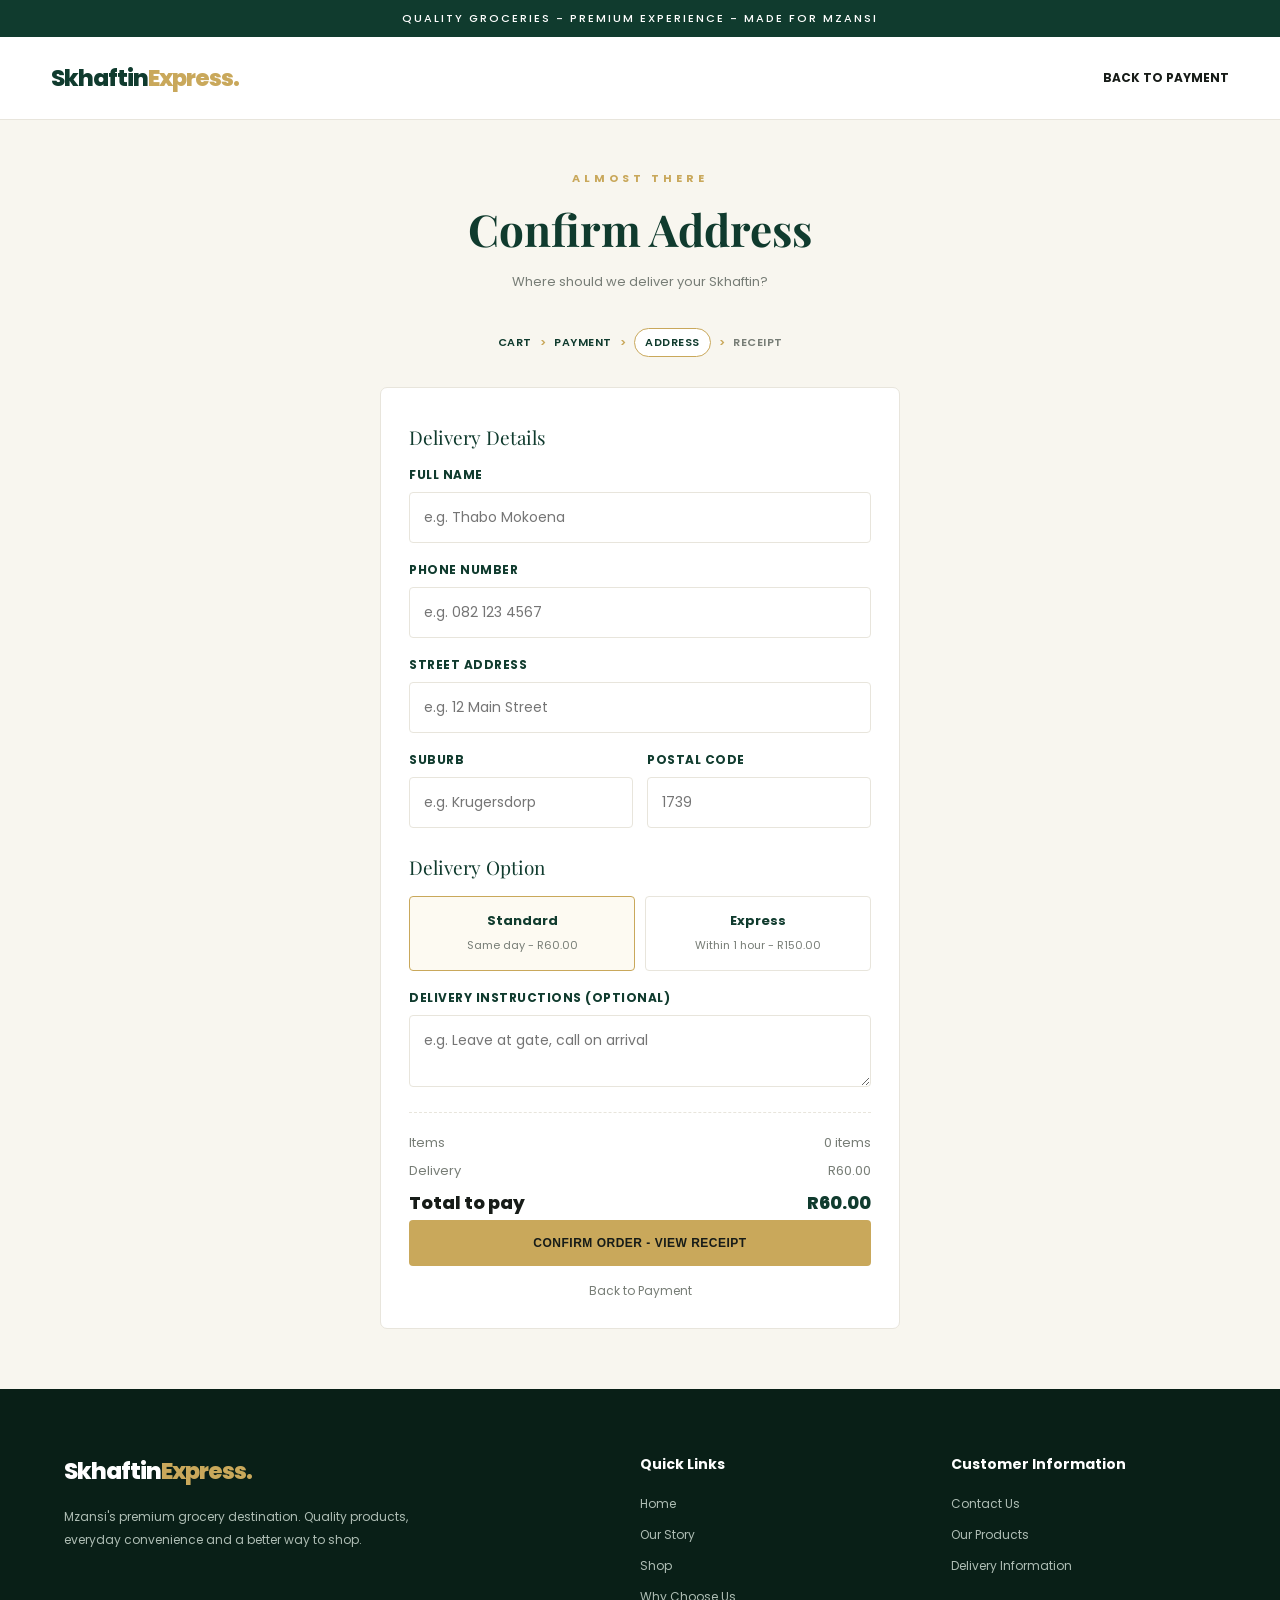
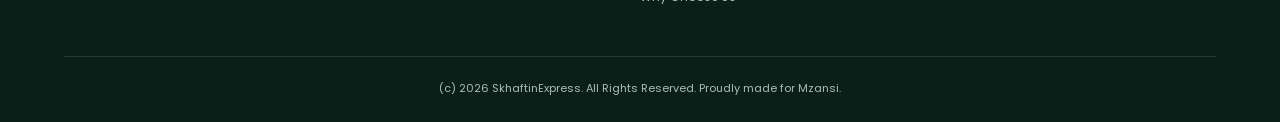
<file: confirmaddress.html>
<!DOCTYPE html>
<html lang="en">
<head>
<meta charset="UTF-8">
<meta name="viewport" content="width=device-width, initial-scale=1.0">
<title>Confirm Address | SkhaftinExpress</title>
<link href="https://fonts.googleapis.com/css2?family=Poppins:wght@300;400;500;600;700;800&family=Playfair+Display:wght@600;700;800&display=swap" rel="stylesheet">
<style>
:root {
    --green: #103b2e;
    --green-light: #1b5942;
    --gold: #c9a85b;
    --cream: #f8f6ef;
    --white: #ffffff;
    --dark: #171c18;
    --grey: #777d76;
    --border: #e8e5dc;
}
* { margin: 0; padding: 0; box-sizing: border-box; }
body { font-family: 'Poppins', sans-serif; background: var(--cream); color: var(--dark); }
a { text-decoration: none; color: inherit; }
.container { width: min(1200px, 90%); margin: auto; }

/* ANNOUNCEMENT */
.announcement { background: var(--green); color: white; text-align: center; padding: 10px; font-size: 11px; letter-spacing: 2px; font-weight: 500; }

/* NAV */
nav { position: sticky; top: 0; z-index: 1000; background: rgba(255,255,255,.97); backdrop-filter: blur(15px); border-bottom: 1px solid var(--border); }
.nav-container { max-width: 1300px; width: 92%; margin: auto; min-height: 82px; display: flex; justify-content: space-between; align-items: center; gap: 20px; }
.logo { font-size: 23px; font-weight: 800; color: var(--green); letter-spacing: -1px; }
.logo span { color: var(--gold); }

/* PAGE */
.page { max-width: 520px; width: 92%; margin: auto; padding: 50px 0 60px; }
.eyebrow { color: var(--gold); text-transform: uppercase; letter-spacing: 4px; font-size: 11px; font-weight: 700; margin-bottom: 12px; text-align: center; }
.page h1 { font-family: 'Playfair Display', serif; color: var(--green); font-size: clamp(32px, 5vw, 44px); text-align: center; margin-bottom: 12px; }
.page > p { text-align: center; color: var(--grey); font-size: 13px; line-height: 1.8; margin-bottom: 35px; }

/* PROGRESS - Cart > Payment > Address > Receipt */
.progress { display: flex; justify-content: center; align-items: center; gap: 8px; margin-bottom: 30px; font-size: 11px; font-weight: 600; letter-spacing: .5px; }
.progress span { color: var(--grey); }
.progress span.done { color: var(--green); }
.progress span.active { color: var(--green); background: white; border: 1px solid var(--gold); padding: 5px 10px; border-radius: 30px; }
.progress i { color: var(--gold); font-style: normal; }

/* FORM */
.form-card { background: white; border: 1px solid var(--border); border-radius: 7px; padding: 28px; }
.row { display: flex; gap: 14px; }
.field { flex: 1; margin-bottom: 18px; }
.field label { display: block; font-size: 12px; font-weight: 700; letter-spacing: .5px; margin-bottom: 8px; color: var(--green); text-transform: uppercase; }
.field input, .field select, .field textarea { width: 100%; padding: 14px; border: 1px solid var(--border); border-radius: 4px; background: white; font-size: 14px; font-family: 'Poppins', sans-serif; outline: none; resize: vertical; }
.field input:focus, .field select:focus, .field textarea:focus { border-color: var(--gold); }
.section-label { font-family: 'Playfair Display', serif; color: var(--green); font-size: 19px; margin: 8px 0 16px; }
.delivery-options { display: flex; gap: 10px; margin-bottom: 18px; }
.delivery-opt { flex: 1; border: 1px solid var(--border); border-radius: 4px; padding: 14px 10px; text-align: center; cursor: pointer; transition: .3s; }
.delivery-opt input { display: none; }
.delivery-opt b { display: block; font-size: 13px; color: var(--green); }
.delivery-opt small { font-size: 11px; color: var(--grey); }
.delivery-opt:has(input:checked) { border-color: var(--gold); background: #fdfaf2; }
.summary { border-top: 1px dashed var(--border); margin-top: 6px; padding-top: 16px; }
.summary-row { display: flex; justify-content: space-between; font-size: 13px; padding: 4px 0; color: var(--grey); }
.summary-row.total { font-weight: 800; font-size: 18px; color: var(--dark); }
.summary-row.total span:last-child { color: var(--green); }
.btn { display: block; width: 100%; text-align: center; padding: 16px 30px; font-size: 12px; font-weight: 700; letter-spacing: .5px; border-radius: 4px; border: none; cursor: pointer; transition: .3s; }
.btn-primary { background: var(--gold); color: var(--dark); }
.btn-primary:hover { transform: translateY(-2px); }
.back-link { display: block; text-align: center; margin-top: 16px; color: var(--grey); font-size: 12px; }

/* TOAST */
.toast { position: fixed; bottom: 30px; left: 50%; transform: translate(-50%, 20px); background: var(--dark); color: #fff; padding: 13px 20px; border-radius: 4px; font-size: 13px; font-weight: 500; z-index: 99999; opacity: 0; transition: all 0.3s ease; max-width: 90%; text-align: center; }
.toast.show { opacity: 1; transform: translate(-50%, 0); }

/* FOOTER  */
footer { background: #091f17; color: white; padding: 65px 0 25px; }
.footer-grid { display: grid; grid-template-columns: 2fr 1fr 1fr; gap: 45px; margin-bottom: 50px; }
.footer-brand p { max-width: 360px; color: #aebdb4; font-size: 12px; line-height: 1.9; margin-top: 18px; }
footer h3 { font-size: 14px; margin-bottom: 20px; }
.footer-links { display: flex; flex-direction: column; gap: 13px; }
.footer-links a { color: #aebdb4; font-size: 12px; transition: .3s; }
.footer-links a:hover { color: var(--gold); }
.footer-bottom { border-top: 1px solid rgba(255,255,255,.12); padding-top: 23px; text-align: center; color: #aebdb4; font-size: 11px; }
@media(max-width: 700px){ .footer-grid { grid-template-columns: 1fr; gap: 35px; } .row { flex-direction: column; gap: 0; } .delivery-options { flex-direction: column; } }
</style>
</head>
<body>

<div class="announcement">QUALITY GROCERIES - PREMIUM EXPERIENCE - MADE FOR MZANSI</div>

<nav>
  <div class="nav-container">
    <a href="index.html" class="logo">Skhaftin<span>Express.</span></a>
    <a href="confirmpayment.html" style="font-size:12px;font-weight:700;">BACK TO PAYMENT</a>
  </div>
</nav>

<div class="page">
  <div class="eyebrow">Almost There</div>
  <h1>Confirm Address</h1>
  <p>Where should we deliver your Skhaftin?</p>

  <div class="progress">
    <span class="done">CART</span><i>></i>
    <span class="done">PAYMENT</span><i>></i>
    <span class="active">ADDRESS</span><i>></i>
    <span>RECEIPT</span>
  </div>

  <form class="form-card" id="addressForm">
    <div class="section-label">Delivery Details</div>

    <div class="field">
      <label>Full Name</label>
      <input type="text" id="fullName" placeholder="e.g. Thabo Mokoena" required>
    </div>
    <div class="field">
      <label>Phone Number</label>
      <input type="tel" id="phone" placeholder="e.g. 082 123 4567" required>
    </div>
    <div class="field">
      <label>Street Address</label>
      <input type="text" id="street" placeholder="e.g. 12 Main Street" required>
    </div>
    <div class="row">
      <div class="field">
        <label>Suburb</label>
        <input type="text" id="suburb" placeholder="e.g. Krugersdorp" required>
      </div>
      <div class="field">
        <label>Postal Code</label>
        <input type="text" id="postal" inputmode="numeric" placeholder="1739" required>
      </div>
    </div>

    <div class="section-label">Delivery Option</div>
    <div class="delivery-options">
      <label class="delivery-opt">
        <input type="radio" name="delivery" value="Standard Delivery - R60" checked>
        <b>Standard</b><small>Same day - R60.00</small>
      </label>
      <label class="delivery-opt">
        <input type="radio" name="delivery" value="Express Delivery - R150">
        <b>Express</b><small>Within 1 hour - R150.00</small>
      </label>
    </div>

    <div class="field">
      <label>Delivery Instructions (Optional)</label>
      <textarea id="notes" rows="2" placeholder="e.g. Leave at gate, call on arrival"></textarea>
    </div>

    <div class="summary">
      <div class="summary-row"><span>Items</span><span id="addrItems">0 items</span></div>
      <div class="summary-row"><span>Delivery</span><span id="deliveryFee">R60.00</span></div>
      <div class="summary-row total"><span>Total to pay</span><span id="addrTotal">R0.00</span></div>
    </div>

    <button type="submit" class="btn btn-primary">CONFIRM ORDER - VIEW RECEIPT</button>
    <a class="back-link" href="confirmpayment.html">Back to Payment</a>
  </form>
</div>

<!-- FOOTER -->
<footer>
    <div class="container">
        <div class="footer-grid">
            <div class="footer-brand">
                <div class="logo" style="color:white">Skhaftin<span>Express.</span></div>
                <p>Mzansi's premium grocery destination. Quality products, everyday convenience and a better way to shop.</p>
            </div>
            <div>
                <h3>Quick Links</h3>
                <div class="footer-links">
                    <a href="index.html#home">Home</a>
                    <a href="index.html#story">Our Story</a>
                    <a href="index.html#shop">Shop</a>
                    <a href="index.html#features">Why Choose Us</a>
                </div>
            </div>
            <div>
                <h3>Customer Information</h3>
                <div class="footer-links">
                    <a href="index.html#contact">Contact Us</a>
                    <a href="index.html#shop">Our Products</a>
                    <a href="index.html#contact">Delivery Information</a>
                </div>
            </div>
        </div>
        <div class="footer-bottom">(c) 2026 SkhaftinExpress. All Rights Reserved. Proudly made for Mzansi.</div>
    </div>
</footer>

<script>
  const cart = JSON.parse(localStorage.getItem("skhaftin_cart") || "{}");
  const payment = JSON.parse(localStorage.getItem("skhaftin_last_payment") || "{}");
  let items = 0, total = 0;
  Object.values(cart).forEach(i => { items += i.quantity; total += i.price * i.quantity; });

  function updateTotals(){
    const delivery = document.querySelector('input[name="delivery"]:checked').value;
    // FIXED PRICES: Standard R60, Express R150
    const fee = delivery.includes("150") ? 150 : 60;
    document.getElementById("addrItems").textContent = items + " item" + (items !== 1 ? "s" : "");
    document.getElementById("deliveryFee").textContent = "R" + fee.toFixed(2);
    document.getElementById("addrTotal").textContent = "R" + (total + fee).toFixed(2);
    return fee;
  }
  document.querySelectorAll('input[name="delivery"]').forEach(r => r.addEventListener("change", updateTotals));
  updateTotals();

  function showToast(msg){
    let t = document.querySelector(".toast"); if(t) t.remove();
    t = document.createElement("div"); t.className = "toast"; t.textContent = msg;
    document.body.appendChild(t); setTimeout(()=> t.classList.add("show"), 10);
    setTimeout(()=> { t.classList.remove("show"); setTimeout(()=> t.remove(), 300); }, 2500);
  }

  document.getElementById("addressForm").addEventListener("submit", (e) => {
    e.preventDefault();
    const fee = updateTotals();
    const address = {
      name: document.getElementById("fullName").value.trim(),
      phone: document.getElementById("phone").value.trim(),
      street: document.getElementById("street").value.trim(),
      suburb: document.getElementById("suburb").value.trim(),
      postal: document.getElementById("postal").value.trim(),
      notes: document.getElementById("notes").value.trim(),
      deliveryOption: document.querySelector('input[name="delivery"]:checked').value,
      deliveryFee: fee
    };
    localStorage.setItem("skhaftin_last_address", JSON.stringify(address));
    localStorage.setItem("skhaftin_last_order", JSON.stringify({ cart, total: total + fee, subtotal: total, deliveryFee: fee, items, payment, address, date: new Date().toLocaleString() }));
    showToast("Order confirmed! Loading your receipt...");
    setTimeout(()=> window.location.href = "receipt.html", 1200);
  });
</script>
</body>
</html>
</file>
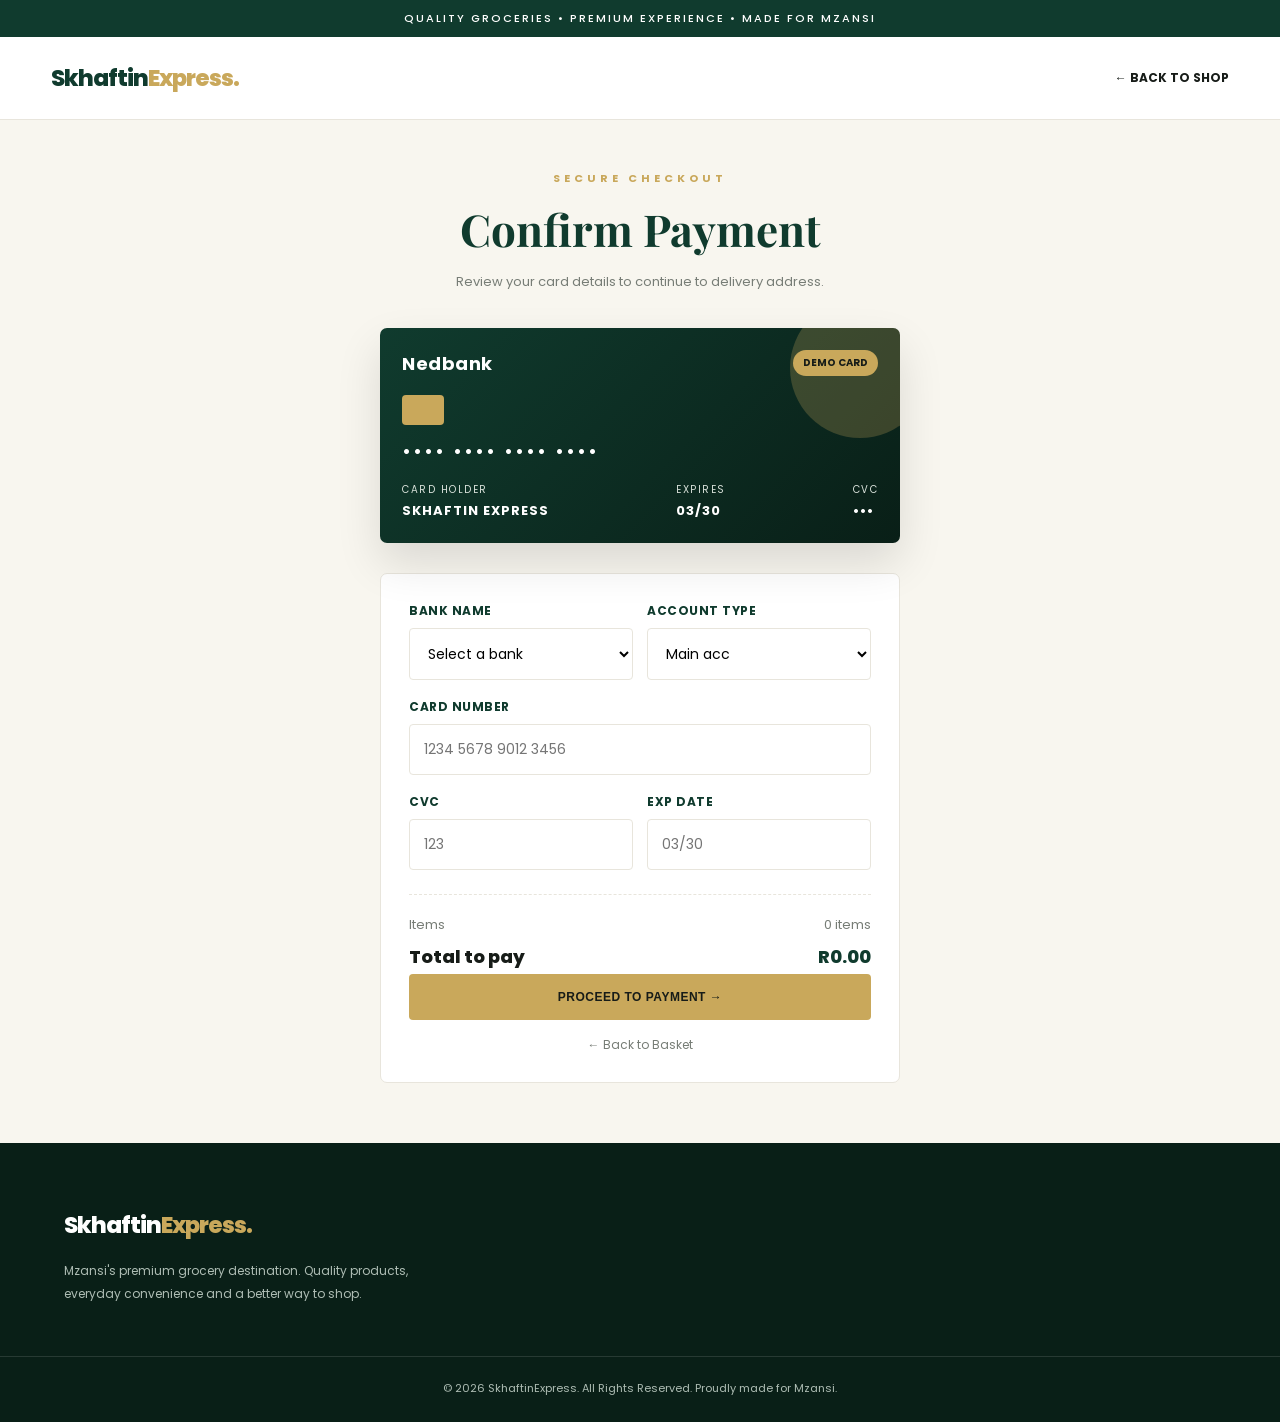
<file: confirmpayment.html>
<!DOCTYPE html>
<html lang="en">
<head>
<meta charset="UTF-8">
<meta name="viewport" content="width=device-width, initial-scale=1.0">
<title>Confirm Payment | SkhaftinExpress</title>
<link href="https://fonts.googleapis.com/css2?family=Poppins:wght@300;400;500;600;700;800&family=Playfair+Display:wght@600;700;800&display=swap" rel="stylesheet">
<style>
:root {
    --green: #103b2e;
    --green-light: #1b5942;
    --gold: #c9a85b;
    --cream: #f8f6ef;
    --white: #ffffff;
    --dark: #171c18;
    --grey: #777d76;
    --border: #e8e5dc;
}
* { margin: 0; padding: 0; box-sizing: border-box; }
body { font-family: 'Poppins', sans-serif; background: var(--cream); color: var(--dark); }
a { text-decoration: none; color: inherit; }
.container { width: min(1200px, 90%); margin: auto; }

/* ANNOUNCEMENT */
.announcement { background: var(--green); color: white; text-align: center; padding: 10px; font-size: 11px; letter-spacing: 2px; font-weight: 500; }

/* NAV  */
nav { position: sticky; top: 0; z-index: 1000; background: rgba(255,255,255,.97); backdrop-filter: blur(15px); border-bottom: 1px solid var(--border); }
.nav-container { max-width: 1300px; width: 92%; margin: auto; min-height: 82px; display: flex; justify-content: space-between; align-items: center; gap: 20px; }
.logo { font-size: 23px; font-weight: 800; color: var(--green); letter-spacing: -1px; }
.logo span { color: var(--gold); }

/* PAGE */
.page { max-width: 520px; width: 92%; margin: auto; padding: 50px 0 60px; }
.eyebrow { color: var(--gold); text-transform: uppercase; letter-spacing: 4px; font-size: 11px; font-weight: 700; margin-bottom: 12px; text-align: center; }
.page h1 { font-family: 'Playfair Display', serif; color: var(--green); font-size: clamp(32px, 5vw, 44px); text-align: center; margin-bottom: 12px; }
.page > p { text-align: center; color: var(--grey); font-size: 13px; line-height: 1.8; margin-bottom: 35px; }

/* DEMO NEDBANK CARD - in  green/gold */
.demo-card { background: linear-gradient(135deg, var(--green) 0%, #091f17 100%); color: white; border-radius: 7px; padding: 22px; margin-bottom: 30px; box-shadow: 0 20px 45px rgba(0,0,0,.12); position: relative; overflow: hidden; }
.demo-card::after { content: ""; position: absolute; right: -30px; top: -30px; width: 140px; height: 140px; background: rgba(201,168,91,.25); border-radius: 50%; }
.demo-top { display: flex; justify-content: space-between; align-items: flex-start; position: relative; z-index: 2; }
.demo-top b { font-size: 18px; letter-spacing: .5px; }
.demo-top span { font-size: 10px; background: var(--gold); color: var(--dark); padding: 5px 10px; border-radius: 30px; font-weight: 700; }
.demo-chip { width: 42px; height: 30px; background: var(--gold); border-radius: 4px; margin: 18px 0 12px; }
.demo-number { font-size: 19px; letter-spacing: 2px; font-weight: 600; margin-bottom: 16px; position: relative; z-index: 2; }
.demo-bottom { display: flex; justify-content: space-between; font-size: 10px; text-transform: uppercase; letter-spacing: 1.5px; color: #d9e1da; position: relative; z-index: 2; }
.demo-bottom strong { display: block; font-size: 13px; letter-spacing: 1px; margin-top: 3px; color: white; }

/* FORM  */
.form-card { background: white; border: 1px solid var(--border); border-radius: 7px; padding: 28px; }
.row { display: flex; gap: 14px; }
.field { flex: 1; margin-bottom: 18px; }
.field label { display: block; font-size: 12px; font-weight: 700; letter-spacing: .5px; margin-bottom: 8px; color: var(--green); text-transform: uppercase; }
.field input, .field select { width: 100%; padding: 14px; border: 1px solid var(--border); border-radius: 4px; background: white; font-size: 14px; font-family: 'Poppins', sans-serif; outline: none; }
.field input:focus, .field select:focus { border-color: var(--gold); }
.summary { border-top: 1px dashed var(--border); margin-top: 6px; padding-top: 16px; }
.summary-row { display: flex; justify-content: space-between; font-size: 13px; padding: 4px 0; color: var(--grey); }
.summary-row.total { font-weight: 800; font-size: 18px; color: var(--dark); }
.summary-row.total span:last-child { color: var(--green); }
.btn { display: block; width: 100%; text-align: center; padding: 16px 30px; font-size: 12px; font-weight: 700; letter-spacing: .5px; border-radius: 4px; border: none; cursor: pointer; transition: .3s; }
.btn-primary { background: var(--gold); color: var(--dark); }
.btn-primary:hover { transform: translateY(-2px); }
.back-link { display: block; text-align: center; margin-top: 16px; color: var(--grey); font-size: 12px; }

/* TOAST */
.toast { position: fixed; bottom: 30px; left: 50%; transform: translate(-50%, 20px); background: var(--dark); color: #fff; padding: 13px 20px; border-radius: 4px; font-size: 13px; font-weight: 500; z-index: 99999; opacity: 0; transition: all 0.3s ease; max-width: 90%; text-align: center; }
.toast.show { opacity: 1; transform: translate(-50%, 0); }

/* FOOTER */
footer { background: #091f17; color: white; padding: 65px 0 25px; }
.footer-grid { display: grid; grid-template-columns: 2fr 1fr 1fr; gap: 45px; margin-bottom: 50px; }
.footer-brand p { max-width: 360px; color: #aebdb4; font-size: 12px; line-height: 1.9; margin-top: 18px; }
footer h3 { font-size: 14px; margin-bottom: 20px; }
.footer-links { display: flex; flex-direction: column; gap: 13px; }
.footer-links a { color: #aebdb4; font-size: 12px; transition: .3s; }
.footer-links a:hover { color: var(--gold); }
.footer-bottom { border-top: 1px solid rgba(255,255,255,.12); padding-top: 23px; text-align: center; color: #aebdb4; font-size: 11px; }
@media(max-width: 700px){ .footer-grid { grid-template-columns: 1fr; gap: 35px; } .row { flex-direction: column; gap: 0; } }
</style>
</head>
<body>

<div class="announcement">QUALITY GROCERIES • PREMIUM EXPERIENCE • MADE FOR MZANSI</div>

<nav>
  <div class="nav-container">
    <a href="index.html" class="logo">Skhaftin<span>Express.</span></a>
    <a href="Categories.html" style="font-size:12px;font-weight:700;">← BACK TO SHOP</a>
  </div>
</nav>

<div class="page">
  <div class="eyebrow">Secure Checkout</div>
  <h1>Confirm Payment</h1>
  <p>Review your card details to continue to delivery address.</p>

  <div class="demo-card">
    <div class="demo-top"><b>Nedbank</b><span>DEMO CARD</span></div>
    <div class="demo-chip"></div>
    <div class="demo-number" id="previewNumber">•••• •••• •••• ••••</div>
    <div class="demo-bottom">
      <div>CARD HOLDER<span><strong id="previewBank">SKHAFTIN EXPRESS</strong></span></div>
      <div>EXPIRES<span><strong id="previewExp">03/30</strong></span></div>
      <div>CVC<span><strong id="previewCvc">•••</strong></span></div>
    </div>
  </div>

  <form class="form-card" id="payForm">
    <div class="row">
      <div class="field">
        <label>Bank Name</label>
        <select id="bankName" required>
          <option value="">Select a bank</option>
          <option>Nedbank</option><option>Capitec</option><option>FNB</option>
          <option>Standard Bank</option><option>Absa</option><option>TymeBank</option>
        </select>
      </div>
      <div class="field">
        <label>Account type</label>
        <select id="accountType"><option>Main acc</option><option>Savings acc</option><option>Cheque acc</option></select>
      </div>
    </div>
    <div class="field">
      <label>Card Number</label>
      <input type="text" id="cardNumber" inputmode="numeric" maxlength="19" placeholder="1234 5678 9012 3456" required>
    </div>
    <div class="row">
      <div class="field"><label>CVC</label><input type="text" id="cvc" inputmode="numeric" maxlength="3" placeholder="123" required></div>
      <div class="field"><label>Exp date</label><input type="text" id="expDate" inputmode="numeric" maxlength="5" placeholder="03/30" required></div>
    </div>
    <div class="summary">
      <div class="summary-row"><span>Items</span><span id="payItems">0 items</span></div>
      <div class="summary-row total"><span>Total to pay</span><span id="payTotal">R0.00</span></div>
    </div>
    <button type="submit" class="btn btn-primary">PROCEED TO PAYMENT →</button>
    <a class="back-link" href="Categories.html">← Back to Basket</a>
  </form>
</div>

<footer>
    <div class="container">
        <div class="footer-grid">
            <div class="footer-brand">
                <div class="logo" style="color:white">Skhaftin<span>Express.</span></div>
                <p>Mzansi's premium grocery destination. Quality products, everyday convenience and a better way to shop.</p>
            </div>
            </div>
            <div>
               
            </div>
        </div>
        <div class="footer-bottom">©️ 2026 SkhaftinExpress. All Rights Reserved. Proudly made for Mzansi.</div>
    </div>
</footer>

<script>
  const cart = JSON.parse(localStorage.getItem("skhaftin_cart") || "{}");
  let items = 0, total = 0;
  Object.values(cart).forEach(i => { items += i.quantity; total += i.price * i.quantity; });
  document.getElementById("payItems").textContent = items + " item" + (items !== 1 ? "s" : "");
  document.getElementById("payTotal").textContent = "R" + total.toFixed(2);
  function showToast(msg){
    let t = document.querySelector(".toast"); if(t) t.remove();
    t = document.createElement("div"); t.className = "toast"; t.textContent = msg;
    document.body.appendChild(t); setTimeout(()=> t.classList.add("show"), 10);
    setTimeout(()=> { t.classList.remove("show"); setTimeout(()=> t.remove(), 300); }, 2500);
  }
  const cardInput = document.getElementById("cardNumber");
  cardInput.addEventListener("input", () => {
    let v = cardInput.value.replace(/\D/g, "").slice(0,16);
    cardInput.value = v.replace(/(\d{4})(?=\d)/g, "$1 ");
    document.getElementById("previewNumber").textContent = (cardInput.value || "•••• •••• •••• ••••");
  });
  document.getElementById("cvc").addEventListener("input", e => {
    e.target.value = e.target.value.replace(/\D/g, "").slice(0,3);
    document.getElementById("previewCvc").textContent = e.target.value || "•••";
  });
  document.getElementById("expDate").addEventListener("input", e => {
    let v = e.target.value.replace(/\D/g, "").slice(0,4);
    if(v.length > 2) v = v.slice(0,2) + "/" + v.slice(2);
    e.target.value = v;
    document.getElementById("previewExp").textContent = v || "03/30";
  });
  document.getElementById("bankName").addEventListener("change", e => {
    document.getElementById("previewBank").textContent = (e.target.value || "SKHAFTIN EXPRESS").toUpperCase();
  });
  document.getElementById("payForm").addEventListener("submit", (e) => {
    e.preventDefault();
    if(items === 0){ showToast("Your basket is empty!"); return; }
    if(cardInput.value.replace(/\s/g,"").length !== 16){ showToast("Card number must be 16 digits"); return; }
    if(document.getElementById("cvc").value.length !== 3){ showToast("CVC must be 3 digits"); return; }
    showToast("Payment confirmed! Now confirm your address...");
    localStorage.setItem("skhaftin_last_payment", JSON.stringify({ bank: document.getElementById("bankName").value, accountType: document.getElementById("accountType").value, total, items, date: new Date().toLocaleString() }));
    setTimeout(()=> window.location.href = "confirmaddress.html", 1200);
  });
</script>
</body>
</html>
</file>
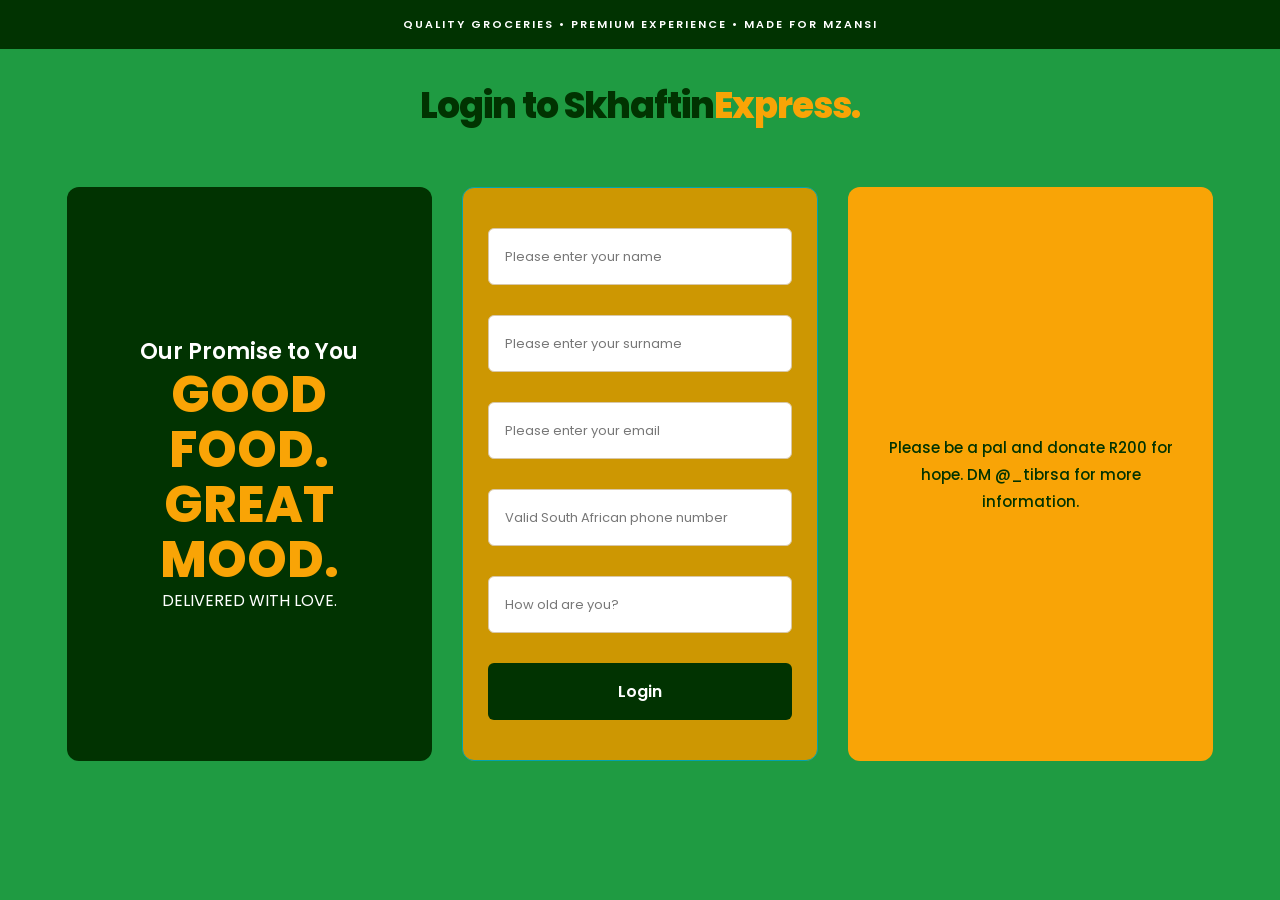
<file: Login.html>
<!DOCTYPE html>
<html lang="en">

<head>
    <meta charset="UTF-8">
    <meta name="viewport" content="width=device-width, initial-scale=1.0">

    <link href="https://fonts.googleapis.com/css2?family=Poppins:wght@300;400;500;600;700;800&family=Playfair+Display:wght@600;700;800&display=swap" rel="stylesheet">

    <link rel="stylesheet" href="login.css">

    <title>SkhaftinExpress | Login</title>
</head>

<body>

    <!-- ANNOUNCEMENT -->
    <div class="announcement">
        QUALITY GROCERIES • PREMIUM EXPERIENCE • MADE FOR MZANSI
    </div>

    <!-- LOGIN HEADING -->
    <h2 class="Login-Heading">
        Login to Skhaftin<span>Express.</span>
    </h2>

    <!-- MAIN CONTAINER -->
    <div class="Container">

        <!-- MOTTO -->
        <div class="Motto">
            <h4>Our Promise to You</h4>
            <p>GOOD FOOD. GREAT MOOD.</p>
            <span>DELIVERED WITH LOVE.</span>
        </div>

        <!-- CUSTOMER DETAILS -->
        <div class="customer-details">

            <form>

                <!-- USERNAME -->
                <div class="input-group">

                    <input type="text"
                        id="UserName"
                        placeholder=" "
                        required>

                    <label for="UserName">
                        Please enter your name
                    </label>

                </div>

                <p id="NameError" class="error-message"></p>


                <!-- SURNAME -->
                <div class="input-group">

                    <input type="text"
                        id="Surname"
                        placeholder=" "
                        required>

                    <label for="Surname">
                        Please enter your surname
                    </label>

                </div>

                <p id="SurnameError" class="error-message"></p>


                <!-- EMAIL -->
                <div class="input-group">

                    <input type="email"
                        id="Email"
                        placeholder=" "
                        required>

                    <label for="Email">
                        Please enter your email
                    </label>

                </div>

                <p id="EmailError" class="error-message"></p>


                <!-- PHONE NUMBER -->
                <div class="input-group">

                    <input type="tel"
                        id="Telephone"
                        placeholder=" "
                        required>

                    <label for="Telephone">
                        Valid South African phone number
                    </label>

                </div>

                <p id="TelephoneError" class="error-message"></p>


                <!-- AGE -->
                <div class="input-group">

                    <input type="number"
                        id="Age"
                        placeholder=" "
                        required>

                    <label for="Age">
                        How old are you?
                    </label>

                </div>

                <p id="AgeError" class="error-message"></p>


                <!-- LOGIN BUTTON -->
                <button onclick="ValidateData()"
                    title="Click to validate details"
                    id="validate-button"
                    type="button">

                    Login

                </button>

            </form>

        </div>

        <!-- DONATE4HOPE -->
        <div class="Donate4Hope">

            <p>
                Please be a pal and donate R200 for hope.
                DM @_tibrsa for more information.
            </p>

        </div>

    </div>

    <!-- JAVASCRIPT -->
    <script src="Login.js"></script>

</body>

</html>
</file>
<file: login.css>
@import url('https://fonts.googleapis.com/css2?family=Poppins:wght@300;400;500;600;700;800&display=swap');

/* GENERAL */

* {
    margin: 0;
    padding: 0;
    box-sizing: border-box;
}

body {
    font-family: 'Poppins', sans-serif;
    background-color: #1f9b42;
    /* Prevents iPhone horizontal scroll */
    overflow-x: hidden;
}

/* ANNOUNCEMENT BAR */

.announcement {
    text-align: center;
    color: white;
    padding: 16px 15px;
    font-family: 'Poppins', sans-serif;
    background-color: #013301;
    letter-spacing: 2px;
    font-size: 11px;
    font-weight: 600;
}

/* LOGIN HEADING */

.Login-Heading {
    text-align: center;
    font-weight: 800;
    letter-spacing: -1px;
    color: #013301;
    font-size: 36px;
    margin: 35px 15px;
    line-height: 1.2;
}

.Login-Heading span {
    color: #F9A406;
}

/* MAIN FLEXBOX CONTAINER */

.Container {
    display: flex;
    flex-direction: row;
    align-items: stretch;
    justify-content: space-between;
    gap: 30px;
    width: 95%;
    max-width: 1400px;
    margin: 30px auto;
    padding: 25px 35px;
    border-radius: 12px;
}

/*  MOTTO SECTION - DARK GREEN */

.Motto {
    flex: 1;
    display: flex;
    flex-direction: column;
    justify-content: center;
    align-items: center;
    text-align: center;
    background-color: #013301;
    color: white;
    padding: 60px 30px;
    border-radius: 12px;
    min-height: 280px;
}

.Motto h4 {
    font-size: 22px;
    font-weight: 600;
    color: white;
}

.Motto p {
    font-size: 50px;
    font-weight: 800;
    color: #F9A406;
    line-height: 1.1;
}

/* CUSTOMER DETAILS - WARM CREAM */

.customer-details {
    flex: 1;
    display: flex;
    justify-content: center;
    align-items: center;
    padding: 40px 25px;
    background-color: #cd9702;
    border: 1px solid #03a2ad;
    border-radius: 12px;
}

.customer-details form {
    display: flex;
    flex-direction: column;
    align-items: center;
    gap: 22px;
    width: 100%;
}

/* INPUT GROUP */

.input-group {
    position: relative;
    width: 100%;
    max-width: 320px;
}

/*  INPUT FIELDS - 16px FIXES PHONE ZOOM */

.input-group input {
    width: 100%;
    padding: 15px 12px;
    margin: 0;
    border: 1px solid #D8C7A8;
    border-radius: 6px;
    outline: none;
    font-family: 'Poppins', sans-serif;
    /* MUST be 16px or Phone will auto-zoom */
    font-size: 16px;
    background-color: #FFFFFF;
    transition: 0.3s ease;
    /* Removes Phone grey shadow / rounded corners */
    -webkit-appearance: none;
    appearance: none;
}

/*  FLOATING LABELS */

.input-group label {
    position: absolute;
    left: 12px;
    top: 50%;
    transform: translateY(-50%);
    color: #777;
    font-size: 13px;
    background-color: #FFFFFF;
    padding: 0 5px;
    pointer-events: none;
    transition: 0.3s ease;
}

.input-group input:focus + label,
.input-group input:not(:placeholder-shown) + label {
    top: 0;
    font-size: 11px;
    color: #013301;
}

.input-group input:focus {
    border: 2px solid #013301;
}

/* Error messages from JS */
.input-group + span,
#NameError, #SurnameError, #EmailError, #TelephoneError, #AgeError {
    font-size: 12px;
    display: block;
    width: 100%;
    max-width: 320px;
    margin-top: -14px;
    text-align: left;
}

/* LOGIN BUTTON */

#validate-button {
    width: 100%;
    max-width: 320px;
    padding: 16px;
    border: none;
    border-radius: 6px;
    background-color: #013301;
    color: white;
    font-family: 'Poppins', sans-serif;
    font-size: 16px;
    font-weight: 600;
    cursor: pointer;
    transition: 0.3s ease;
    /* Makes button feel native on iPhone */
    -webkit-tap-highlight-color: transparent;
}

#validate-button:hover {
    background-color: #F9A406;
    color: #013301;
}

#validate-button:active {
    transform: scale(0.97);
}

/* DONATE4HOPE - ORANGE */

.Donate4Hope {
    flex: 1;
    display: flex;
    justify-content: center;
    align-items: center;
    text-align: center;
    line-height: 1.8;
    background-color: #F9A406;
    color: #013301;
    padding: 60px 30px;
    border-radius: 12px;
    min-height: 280px;
}

.Donate4Hope p {
    font-size: 15px;
    font-weight: 500;
}

/* TOAST - FOR JS showToast() */

.toast {
    position: fixed;
    bottom: 90px;
    left: 50%;
    transform: translate(-50%, 20px);
    background: #111;
    color: #fff;
    padding: 13px 20px;
    border-radius: 30px;
    font-size: 14px;
    font-weight: 500;
    font-family: 'Poppins', sans-serif;
    z-index: 9999;
    opacity: 0;
    transition: all 0.3s ease;
    box-shadow: 0 10px 30px rgba(0,0,0,0.3);
    max-width: 90%;
    text-align: center;
    pointer-events: none;
}
.toast.show { opacity: 1; transform: translate(-50%, 0); }

/* CONFIRM MODAL - FOR JS showConfirmModal() */

.confirm-overlay {
    position: fixed;
    inset: 0;
    background: rgba(0,0,0,0.55);
    z-index: 10000;
    display: flex;
    align-items: flex-end;
    justify-content: center;
    opacity: 0;
    transition: opacity 0.25s ease;
}
.confirm-overlay.show { opacity: 1; }

.confirm-box {
    background: white;
    width: 100%;
    max-width: 420px;
    padding: 24px;
    border-radius: 22px 22px 0 0;
    font-family: 'Poppins', sans-serif;
    text-align: center;
    transform: translateY(100%);
    transition: transform 0.3s ease;
}
.confirm-overlay.show .confirm-box { transform: translateY(0); }

.confirm-box h3 {
    font-size: 20px;
    margin-bottom: 8px;
    color: #222;
}
.confirm-box p {
    font-size: 14px;
    color: #666;
    margin-bottom: 20px;
}
.confirm-actions {
    display: flex;
    gap: 10px;
}
.confirm-actions button {
    flex: 1;
    padding: 14px;
    border-radius: 12px;
    border: none;
    font-family: 'Poppins', sans-serif;
    font-weight: 700;
    font-size: 14px;
    cursor: pointer;
}
.confirm-cancel {
    background: #f1f1f1;
    color: #333;
}
.confirm-ok {
    background: #159447;
    color: white;
}

/* TABLET RESPONSIVENESS */

@media (max-width: 900px) {
    .Container {
        gap: 20px;
        padding: 20px;
    }
    .Motto,
    .Donate4Hope {
        padding: 40px 15px;
    }
    .customer-details {
        padding: 30px 15px;
    }
    .Motto p {
        font-size: 38px;
    }
}

/* MOBILE RESPONSIVENESS */

@media (max-width: 768px) {
    .Container {
        flex-direction: column;
        align-items: stretch;
        gap: 20px;
        width: 94%;
        padding: 0;
        background: transparent;
    }

    .Motto {
        width: 100%;
        min-height: 180px;
        padding: 35px 20px;
        order: 1;
    }

    .Motto h4 {
        font-size: 18px;
    }

    .Motto p {
        font-size: 36px;
    }

    .customer-details {
        width: 100%;
        padding: 30px 20px;
        order: 2;
    }

    .customer-details form {
        gap: 22px;
    }

    .input-group {
        max-width: 100%;
    }

    #validate-button {
        max-width: 100%;
    }

    .Donate4Hope {
        width: 100%;
        min-height: 150px;
        padding: 30px 20px;
        order: 3;
    }

    .Login-Heading {
        font-size: 26px;
        margin: 25px 10px;
    }

    .announcement {
        font-size: 10px;
        padding: 14px 10px;
        letter-spacing: 1px;
    }
}

/* MOBILE  */

@media (max-width: 430px) {
    .Login-Heading {
        font-size: 23px;
    }

    .Container {
        width: 94%;
        gap: 16px;
    }

    .Motto {
        padding: 28px 16px;
        min-height: 160px;
    }

    .Motto p {
        font-size: 32px;
    }

    .customer-details {
        padding: 25px 16px;
    }

    .Donate4Hope {
        padding: 25px 16px;
    }

    .Donate4Hope p {
        font-size: 14px;
    }
}
</file>
